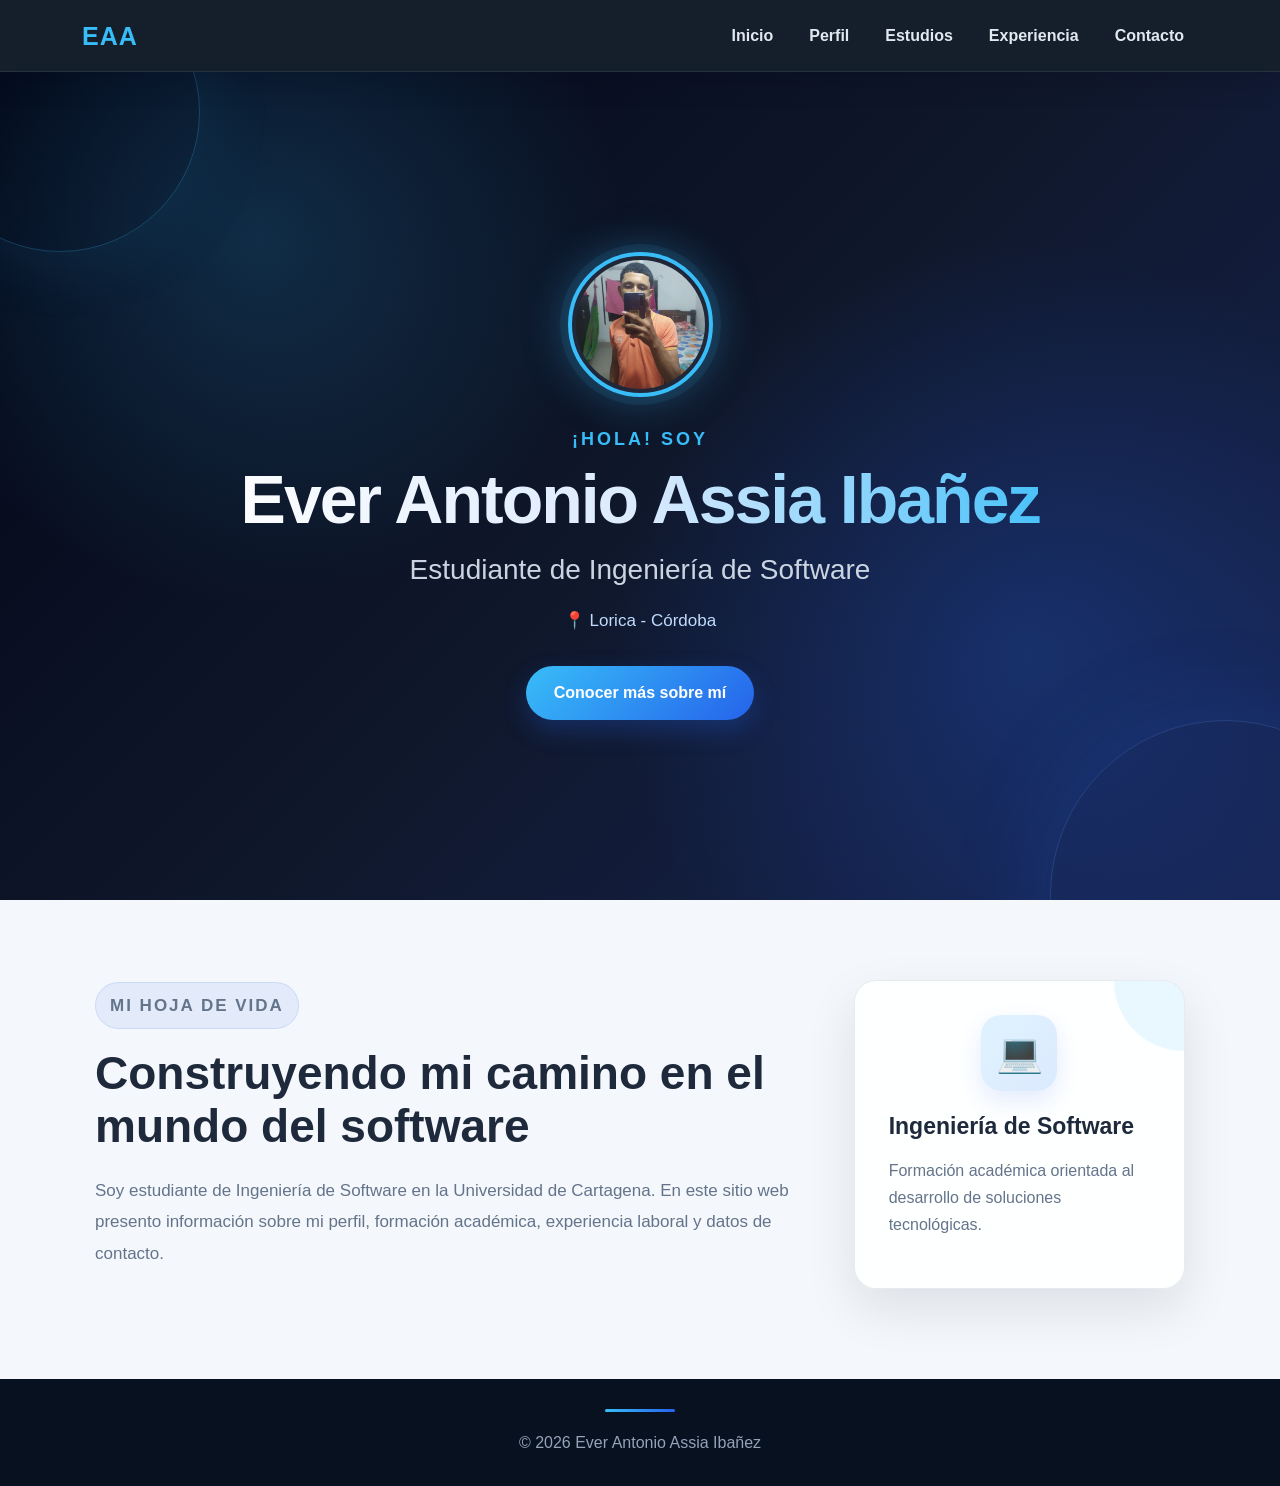
<file: index.html>
<!DOCTYPE html><html lang="es"><head><meta charset="UTF-8"><meta name="viewport" content="width=device-width, initial-scale=1.0"><title>Ever Antonio Assia Ibañez | Hoja de Vida</title><link href="https://cdn.jsdelivr.net/npm/bootstrap@5.3.3/dist/css/bootstrap.min.css" rel="stylesheet"><link rel="stylesheet" href="style.css"></head><body><nav class="navbar navbar-expand-lg navbar-dark"><div class="container"><a class="navbar-brand" href="index.html">EAA</a><button class="navbar-toggler" type="button" data-bs-toggle="collapse" data-bs-target="#menuPrincipal"><span class="navbar-toggler-icon"></span></button><div class="collapse navbar-collapse" id="menuPrincipal"><div class="navbar-nav ms-auto"><a class="nav-link" href="index.html">Inicio</a><a class="nav-link" href="perfil.html">Perfil</a><a class="nav-link" href="estudios.html">Estudios</a><a class="nav-link" href="experiencia.html">Experiencia</a><a class="nav-link" href="contacto.html">Contacto</a></div></div></div></nav><header class="hero"><div class="hero-contenido"><img src="img/Ever.jpeg" class="foto-perfil" alt="Fotografía de Ever Antonio Assia Ibañez"><p class="saludo">¡Hola! Soy</p><h1>Ever Antonio Assia Ibañez</h1><h2>Estudiante de Ingeniería de Software</h2><p class="ubicacion">📍 Lorica - Córdoba</p><a href="perfil.html" class="boton">Conocer más sobre mí</a></div></header><main><section class="bienvenida"><div class="row g-5 align-items-center"><div class="col-lg-8 texto-bienvenida"><p class="etiqueta">MI HOJA DE VIDA</p><h2>Construyendo mi camino en el mundo del software</h2><p>Soy estudiante de Ingeniería de Software en la Universidad de Cartagena. En este sitio web presento información sobre mi perfil, formación académica, experiencia laboral y datos de contacto.</p></div><div class="col-lg-4"><div class="tarjeta"><div class="icono">💻</div><h3>Ingeniería de Software</h3><p>Formación académica orientada al desarrollo de soluciones tecnológicas.</p></div></div></div></section></main><footer><p class="mb-0">© 2026 Ever Antonio Assia Ibañez</p></footer><script src="https://code.jquery.com/jquery-3.7.1.min.js"></script><script src="https://cdn.jsdelivr.net/npm/bootstrap@5.3.3/dist/js/bootstrap.bundle.min.js"></script><script src="script.js"></script></body></html>
</file>
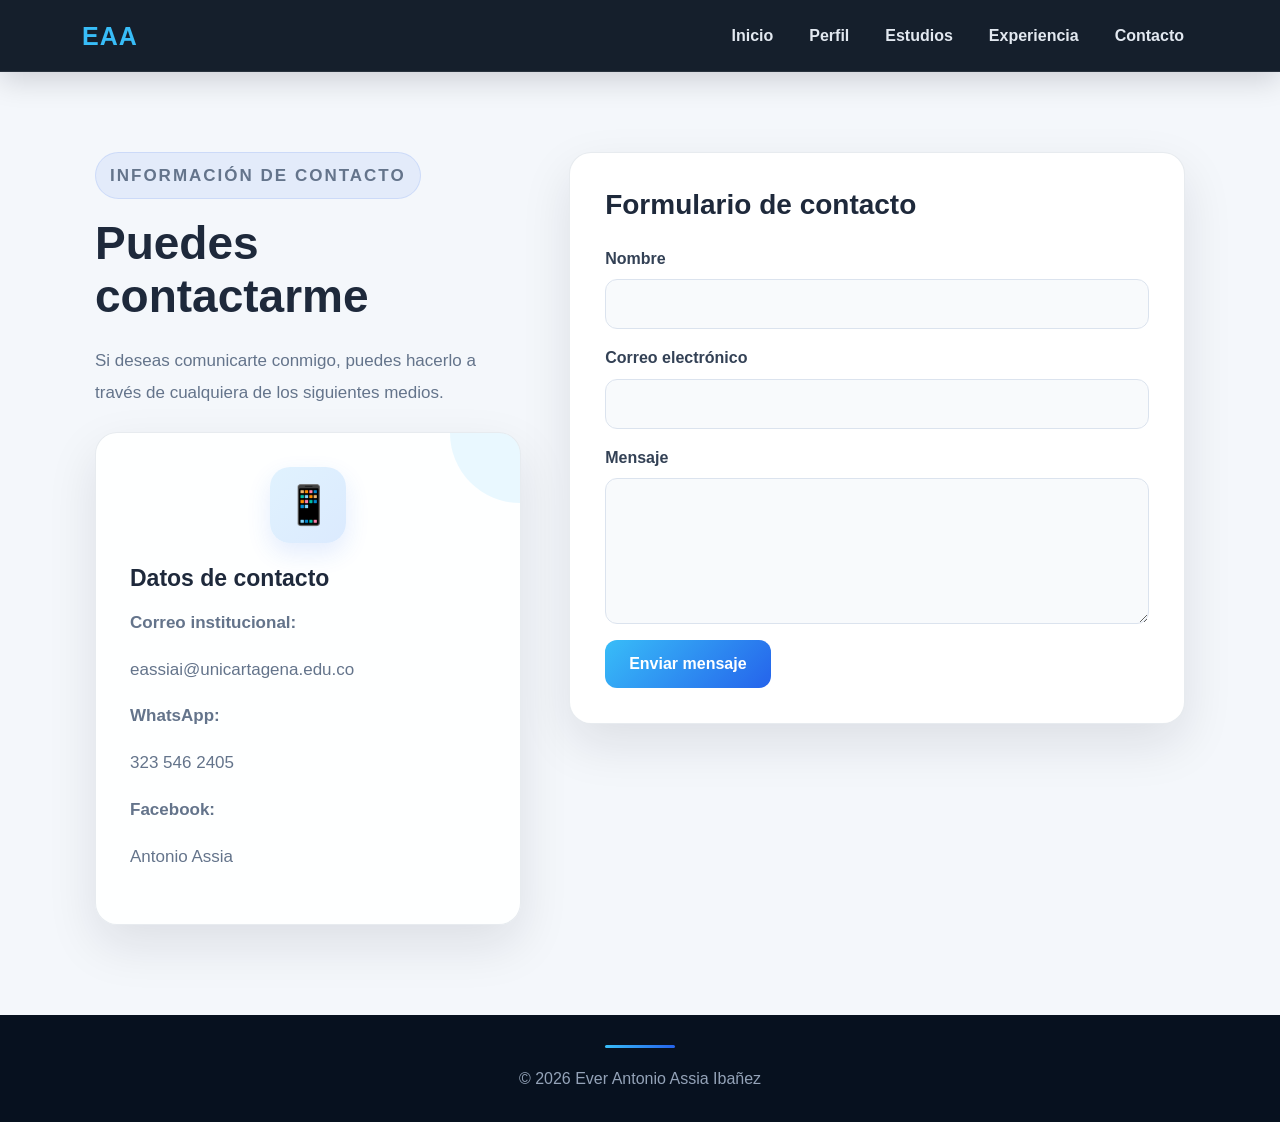
<file: contacto.html>
<!DOCTYPE html><html lang="es"><head><meta charset="UTF-8"><meta name="viewport" content="width=device-width, initial-scale=1.0"><title>Contacto | Ever Antonio Assia Ibañez</title><link href="https://cdn.jsdelivr.net/npm/bootstrap@5.3.3/dist/css/bootstrap.min.css" rel="stylesheet"><link rel="stylesheet" href="style.css"></head><body><nav class="navbar navbar-expand-lg navbar-dark"><div class="container"><a class="navbar-brand" href="index.html">EAA</a><button class="navbar-toggler" type="button" data-bs-toggle="collapse" data-bs-target="#menuPrincipal"><span class="navbar-toggler-icon"></span></button><div class="collapse navbar-collapse" id="menuPrincipal"><div class="navbar-nav ms-auto"><a class="nav-link" href="index.html">Inicio</a><a class="nav-link" href="perfil.html">Perfil</a><a class="nav-link" href="estudios.html">Estudios</a><a class="nav-link" href="experiencia.html">Experiencia</a><a class="nav-link" href="contacto.html">Contacto</a></div></div></div></nav><main><section class="bienvenida"><div class="row g-5"><div class="col-lg-5 texto-bienvenida"><p class="etiqueta">INFORMACIÓN DE CONTACTO</p><h2>Puedes contactarme</h2><p>Si deseas comunicarte conmigo, puedes hacerlo a través de cualquiera de los siguientes medios.</p><div class="tarjeta mt-4"><div class="icono">📱</div><h3>Datos de contacto</h3><p><strong>Correo institucional:</strong></p><p>eassiai@unicartagena.edu.co</p><p><strong>WhatsApp:</strong></p><p>323 546 2405</p><p><strong>Facebook:</strong></p><p>Antonio Assia</p></div></div><div class="col-lg-7"><div class="formulario-contacto"><h3 class="mb-4">Formulario de contacto</h3><form id="formularioContacto"><div class="mb-3"><label for="nombre" class="form-label">Nombre</label><input id="nombre" class="form-control" type="text"></div><div class="mb-3"><label for="correo" class="form-label">Correo electrónico</label><input id="correo" class="form-control" type="email"></div><div class="mb-3"><label for="mensaje" class="form-label">Mensaje</label><textarea id="mensaje" class="form-control" rows="5"></textarea></div><div id="mensajeValidacion" class="alert d-none"></div><button class="btn btn-enviar px-4" type="submit">Enviar mensaje</button></form></div></div></div></section></main><footer><p class="mb-0">© 2026 Ever Antonio Assia Ibañez</p></footer><script src="https://code.jquery.com/jquery-3.7.1.min.js"></script><script src="https://cdn.jsdelivr.net/npm/bootstrap@5.3.3/dist/js/bootstrap.bundle.min.js"></script><script src="script.js"></script></body></html>
</file>
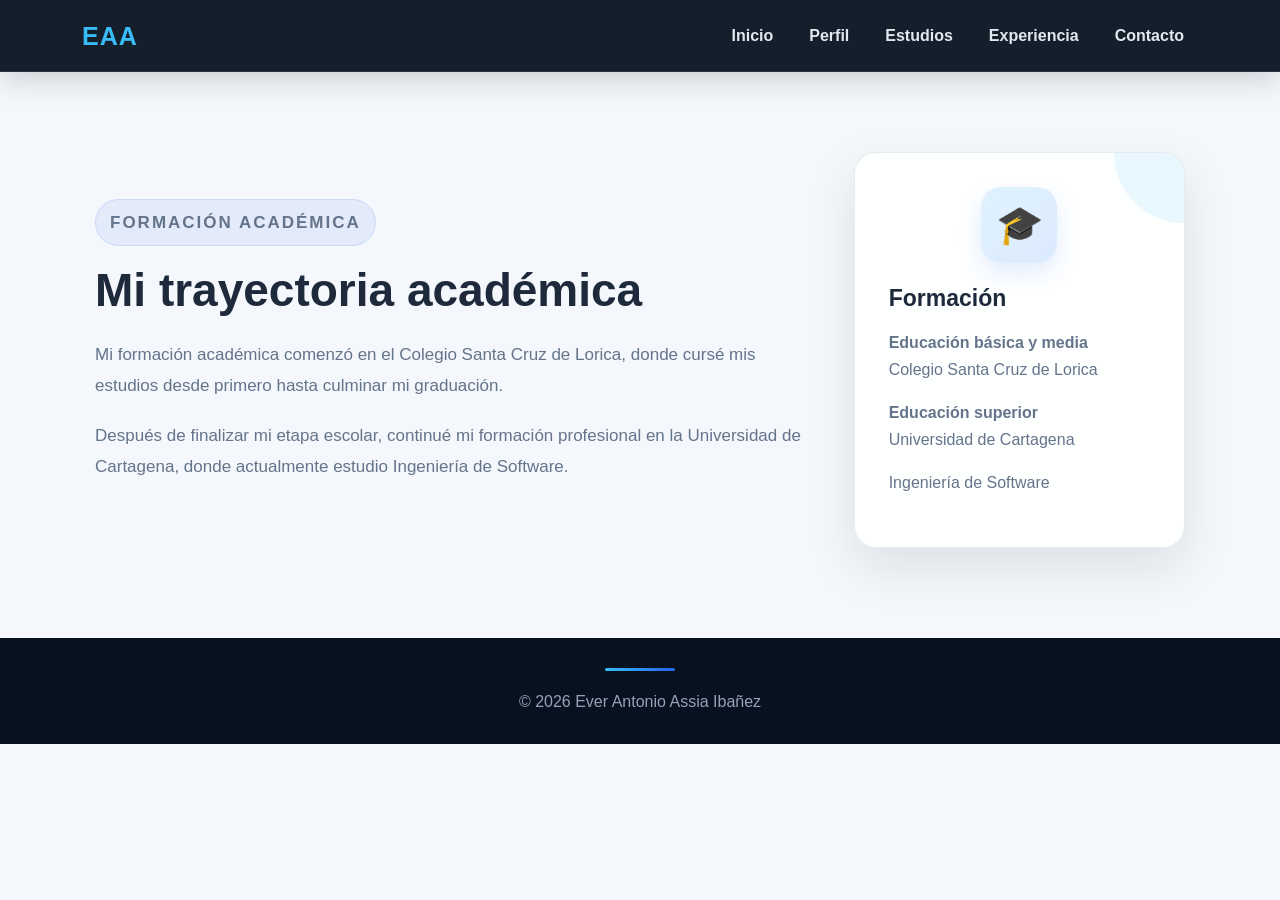
<file: estudios.html>
<!DOCTYPE html><html lang="es"><head><meta charset="UTF-8"><meta name="viewport" content="width=device-width, initial-scale=1.0"><title>Estudios | Ever Antonio Assia Ibañez</title><link href="https://cdn.jsdelivr.net/npm/bootstrap@5.3.3/dist/css/bootstrap.min.css" rel="stylesheet"><link rel="stylesheet" href="style.css"></head><body><nav class="navbar navbar-expand-lg navbar-dark"><div class="container"><a class="navbar-brand" href="index.html">EAA</a><button class="navbar-toggler" type="button" data-bs-toggle="collapse" data-bs-target="#menuPrincipal"><span class="navbar-toggler-icon"></span></button><div class="collapse navbar-collapse" id="menuPrincipal"><div class="navbar-nav ms-auto"><a class="nav-link" href="index.html">Inicio</a><a class="nav-link" href="perfil.html">Perfil</a><a class="nav-link" href="estudios.html">Estudios</a><a class="nav-link" href="experiencia.html">Experiencia</a><a class="nav-link" href="contacto.html">Contacto</a></div></div></div></nav><main><section class="bienvenida"><div class="row g-5 align-items-center"><div class="col-lg-8 texto-bienvenida"><p class="etiqueta">FORMACIÓN ACADÉMICA</p><h2>Mi trayectoria académica</h2><p>Mi formación académica comenzó en el Colegio Santa Cruz de Lorica, donde cursé mis estudios desde primero hasta culminar mi graduación.</p><p>Después de finalizar mi etapa escolar, continué mi formación profesional en la Universidad de Cartagena, donde actualmente estudio Ingeniería de Software.</p></div><div class="col-lg-4"><div class="tarjeta"><div class="icono">🎓</div><h3>Formación</h3><p><strong>Educación básica y media</strong><br>Colegio Santa Cruz de Lorica</p><p><strong>Educación superior</strong><br>Universidad de Cartagena</p><p>Ingeniería de Software</p></div></div></div></section></main><footer><p class="mb-0">© 2026 Ever Antonio Assia Ibañez</p></footer><script src="https://code.jquery.com/jquery-3.7.1.min.js"></script><script src="https://cdn.jsdelivr.net/npm/bootstrap@5.3.3/dist/js/bootstrap.bundle.min.js"></script><script src="script.js"></script></body></html>
</file>
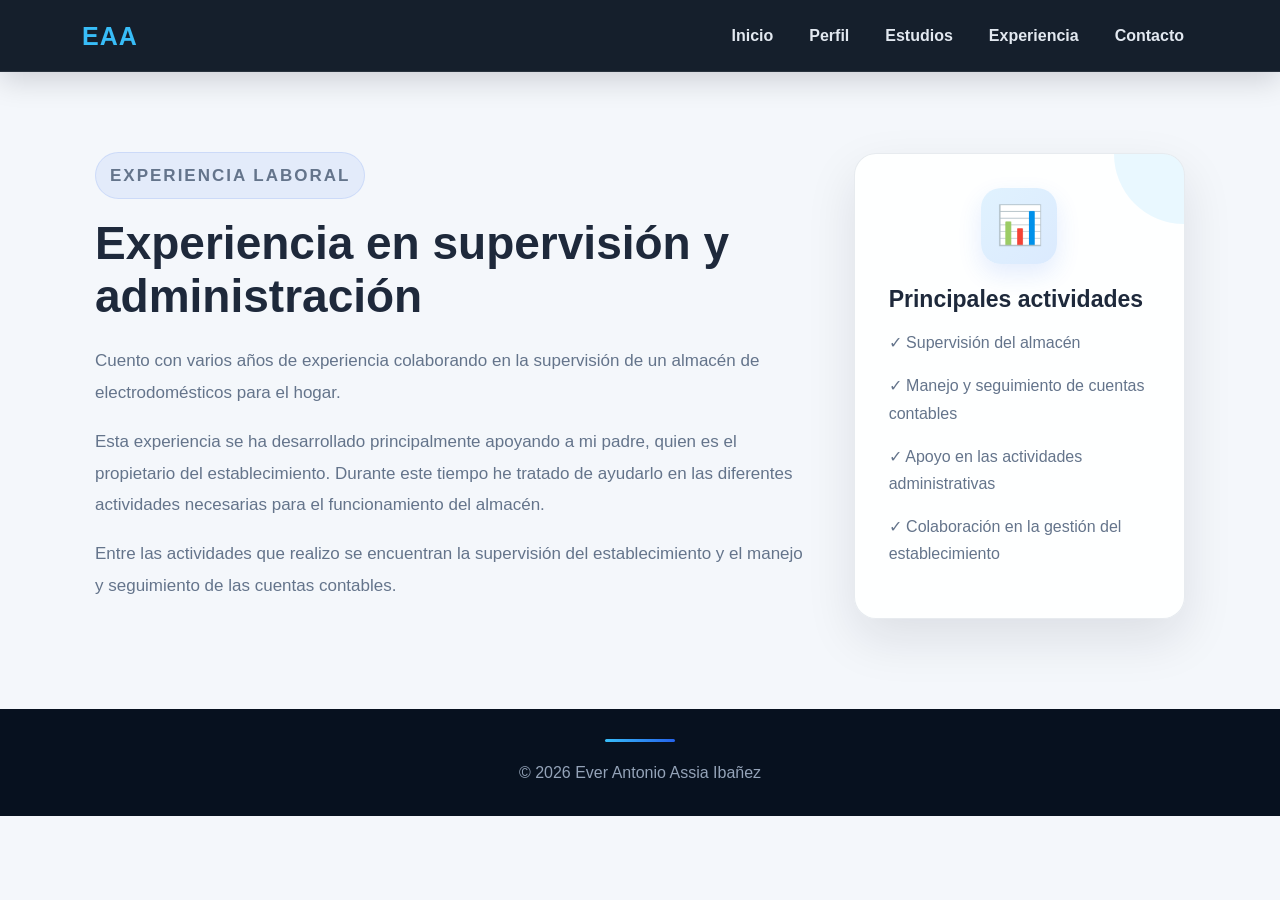
<file: experiencia.html>
<!DOCTYPE html><html lang="es"><head><meta charset="UTF-8"><meta name="viewport" content="width=device-width, initial-scale=1.0"><title>Experiencia | Ever Antonio Assia Ibañez</title><link href="https://cdn.jsdelivr.net/npm/bootstrap@5.3.3/dist/css/bootstrap.min.css" rel="stylesheet"><link rel="stylesheet" href="style.css"></head><body><nav class="navbar navbar-expand-lg navbar-dark"><div class="container"><a class="navbar-brand" href="index.html">EAA</a><button class="navbar-toggler" type="button" data-bs-toggle="collapse" data-bs-target="#menuPrincipal"><span class="navbar-toggler-icon"></span></button><div class="collapse navbar-collapse" id="menuPrincipal"><div class="navbar-nav ms-auto"><a class="nav-link" href="index.html">Inicio</a><a class="nav-link" href="perfil.html">Perfil</a><a class="nav-link" href="estudios.html">Estudios</a><a class="nav-link" href="experiencia.html">Experiencia</a><a class="nav-link" href="contacto.html">Contacto</a></div></div></div></nav><main><section class="bienvenida"><div class="row g-5 align-items-center"><div class="col-lg-8 texto-bienvenida"><p class="etiqueta">EXPERIENCIA LABORAL</p><h2>Experiencia en supervisión y administración</h2><p>Cuento con varios años de experiencia colaborando en la supervisión de un almacén de electrodomésticos para el hogar.</p><p>Esta experiencia se ha desarrollado principalmente apoyando a mi padre, quien es el propietario del establecimiento. Durante este tiempo he tratado de ayudarlo en las diferentes actividades necesarias para el funcionamiento del almacén.</p><p>Entre las actividades que realizo se encuentran la supervisión del establecimiento y el manejo y seguimiento de las cuentas contables.</p></div><div class="col-lg-4"><div class="tarjeta"><div class="icono">📊</div><h3>Principales actividades</h3><p>✓ Supervisión del almacén</p><p>✓ Manejo y seguimiento de cuentas contables</p><p>✓ Apoyo en las actividades administrativas</p><p>✓ Colaboración en la gestión del establecimiento</p></div></div></div></section></main><footer><p class="mb-0">© 2026 Ever Antonio Assia Ibañez</p></footer><script src="https://code.jquery.com/jquery-3.7.1.min.js"></script><script src="https://cdn.jsdelivr.net/npm/bootstrap@5.3.3/dist/js/bootstrap.bundle.min.js"></script><script src="script.js"></script></body></html>
</file>
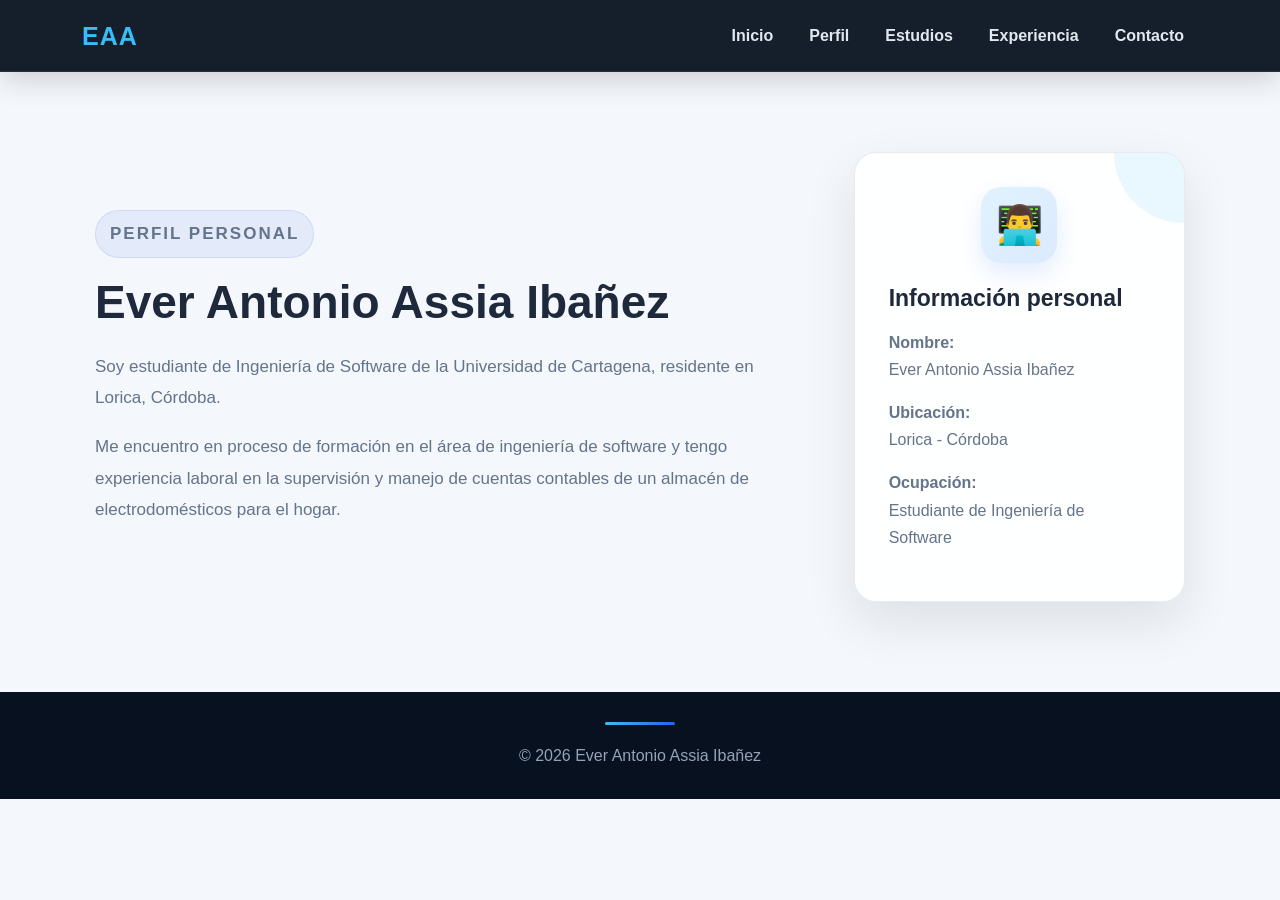
<file: perfil.html>
<!DOCTYPE html><html lang="es"><head><meta charset="UTF-8"><meta name="viewport" content="width=device-width, initial-scale=1.0"><title>Perfil | Ever Antonio Assia Ibañez</title><link href="https://cdn.jsdelivr.net/npm/bootstrap@5.3.3/dist/css/bootstrap.min.css" rel="stylesheet"><link rel="stylesheet" href="style.css"></head><body><nav class="navbar navbar-expand-lg navbar-dark"><div class="container"><a class="navbar-brand" href="index.html">EAA</a><button class="navbar-toggler" type="button" data-bs-toggle="collapse" data-bs-target="#menuPrincipal"><span class="navbar-toggler-icon"></span></button><div class="collapse navbar-collapse" id="menuPrincipal"><div class="navbar-nav ms-auto"><a class="nav-link" href="index.html">Inicio</a><a class="nav-link" href="perfil.html">Perfil</a><a class="nav-link" href="estudios.html">Estudios</a><a class="nav-link" href="experiencia.html">Experiencia</a><a class="nav-link" href="contacto.html">Contacto</a></div></div></div></nav><main><section class="bienvenida"><div class="row g-5 align-items-center"><div class="col-lg-8 texto-bienvenida"><p class="etiqueta">PERFIL PERSONAL</p><h2>Ever Antonio Assia Ibañez</h2><p>Soy estudiante de Ingeniería de Software de la Universidad de Cartagena, residente en Lorica, Córdoba.</p><p>Me encuentro en proceso de formación en el área de ingeniería de software y tengo experiencia laboral en la supervisión y manejo de cuentas contables de un almacén de electrodomésticos para el hogar.</p></div><div class="col-lg-4"><div class="tarjeta"><div class="icono">👨‍💻</div><h3>Información personal</h3><p><strong>Nombre:</strong><br>Ever Antonio Assia Ibañez</p><p><strong>Ubicación:</strong><br>Lorica - Córdoba</p><p><strong>Ocupación:</strong><br>Estudiante de Ingeniería de Software</p></div></div></div></section></main><footer><p class="mb-0">© 2026 Ever Antonio Assia Ibañez</p></footer><script src="https://code.jquery.com/jquery-3.7.1.min.js"></script><script src="https://cdn.jsdelivr.net/npm/bootstrap@5.3.3/dist/js/bootstrap.bundle.min.js"></script><script src="script.js"></script></body></html>
</file>
<file: style.css>
/* =========================================================
   HOJA DE VIDA - EVER ANTONIO ASSIA IBAÑEZ
   ESTILOS PRINCIPALES - UNIDAD 2
========================================================= */


/* =========================
   VARIABLES
========================= */

:root {
    --azul-oscuro: #07111f;
    --azul: #2563eb;
    --azul-claro: #38bdf8;
    --azul-suave: #dbeafe;

    --blanco: #ffffff;

    --gris-fondo: #f4f7fb;
    --gris-texto: #64748b;
    --gris-oscuro: #1e293b;

    --borde: rgba(148, 163, 184, 0.22);

    --sombra:
        0 20px 50px rgba(15, 23, 42, 0.10);

    --radio: 22px;
}


/* =========================
   CONFIGURACIÓN GENERAL
========================= */

* {
    margin: 0;
    padding: 0;
    box-sizing: border-box;
}

html {
    scroll-behavior: smooth;
}

body {
    font-family: "Segoe UI", Arial, Helvetica, sans-serif;

    background-color: var(--gris-fondo);

    color: var(--gris-oscuro);

    line-height: 1.6;

    overflow-x: hidden;
}


/* Selección de texto */

::selection {
    background-color: var(--azul-claro);

    color: var(--azul-oscuro);
}


/* Barra de desplazamiento */

::-webkit-scrollbar {
    width: 9px;
}

::-webkit-scrollbar-track {
    background-color: #e2e8f0;
}

::-webkit-scrollbar-thumb {
    background: linear-gradient(
        var(--azul),
        var(--azul-claro)
    );

    border-radius: 20px;
}


/* =========================
   BARRA DE NAVEGACIÓN
   BOOTSTRAP + CSS
========================= */

.navbar {
    min-height: 72px;

    background-color: rgba(7, 17, 31, 0.94) !important;

    backdrop-filter: blur(14px);

    border-bottom:
        1px solid rgba(255, 255, 255, 0.08);

    box-shadow:
        0 8px 30px rgba(2, 6, 23, 0.16);

    position: sticky;

    top: 0;

    z-index: 1000;
}


/* Logo */

.navbar-brand {
    color: var(--azul-claro) !important;

    font-size: 25px;

    font-weight: 800;

    letter-spacing: 1px;

    transition: 0.3s ease;
}

.navbar-brand:hover {
    transform: translateY(-2px);

    text-shadow:
        0 0 18px rgba(56, 189, 248, 0.7);
}


/* Menú */

.navbar-nav {
    gap: 8px;
}

.nav-link {
    position: relative;

    color: #e2e8f0 !important;

    font-weight: 600;

    padding: 10px 14px !important;

    border-radius: 10px;

    transition: 0.3s ease;
}


/* Línea debajo del enlace */

.nav-link::after {
    content: "";

    position: absolute;

    left: 14px;
    right: 14px;

    bottom: 4px;

    height: 2px;

    background-color: var(--azul-claro);

    transform: scaleX(0);

    transition: 0.3s ease;
}

.nav-link:hover {
    color: var(--azul-claro) !important;

    background-color:
        rgba(56, 189, 248, 0.08);
}

.nav-link:hover::after {
    transform: scaleX(1);
}


/* =========================
   SECCIÓN HERO
========================= */

.hero {
    min-height: calc(100vh - 72px);

    position: relative;

    display: flex;

    align-items: center;

    justify-content: center;

    text-align: center;

    overflow: hidden;

    background:
        radial-gradient(
            circle at 20% 20%,
            rgba(56, 189, 248, 0.18),
            transparent 30%
        ),

        radial-gradient(
            circle at 80% 70%,
            rgba(37, 99, 235, 0.25),
            transparent 35%
        ),

        linear-gradient(
            135deg,
            #020617,
            #0f172a,
            #172554
        );

    color: white;

    padding: 80px 20px;
}


/* Círculos decorativos */

.hero::before {
    content: "";

    position: absolute;

    width: 280px;

    height: 280px;

    top: -100px;

    left: -80px;

    border-radius: 50%;

    border:
        1px solid rgba(56, 189, 248, 0.25);

    box-shadow:
        0 0 80px rgba(56, 189, 248, 0.12);
}

.hero::after {
    content: "";

    position: absolute;

    width: 350px;

    height: 350px;

    right: -120px;

    bottom: -170px;

    border-radius: 50%;

    border:
        1px solid rgba(96, 165, 250, 0.20);

    box-shadow:
        0 0 100px rgba(37, 99, 235, 0.18);
}


/* Contenido */

.hero-contenido {
    position: relative;

    z-index: 2;

    width: min(900px, 100%);
}


/* =========================
   FOTO DE PERFIL
========================= */

.foto-perfil {
    width: 145px !important;

    height: 145px !important;

    object-fit: cover;

    border-radius: 50%;

    border: 4px solid var(--azul-claro);

    padding: 4px;

    background-color:
        rgba(255, 255, 255, 0.08);

    box-shadow:
        0 0 0 8px rgba(56, 189, 248, 0.08),
        0 0 45px rgba(56, 189, 248, 0.38);

    margin: 0 auto 28px;

    display: block;

    transition: 0.45s ease;
}

.foto-perfil:hover {
    transform: scale(1.06) rotate(2deg);

    box-shadow:
        0 0 0 10px rgba(56, 189, 248, 0.10),
        0 0 65px rgba(56, 189, 248, 0.55);
}


/* =========================
   TEXTOS DEL HERO
========================= */

.saludo {
    color: var(--azul-claro);

    font-size: 18px;

    font-weight: 700;

    letter-spacing: 3px;

    text-transform: uppercase;

    margin-bottom: 10px;
}

.hero h1 {
    font-size: clamp(38px, 6vw, 68px);

    line-height: 1.05;

    font-weight: 800;

    letter-spacing: -2px;

    margin-bottom: 18px;

    background:
        linear-gradient(
            90deg,
            #ffffff,
            #dbeafe,
            #38bdf8
        );

    -webkit-background-clip: text;

    background-clip: text;

    color: transparent;
}

.hero h2 {
    font-size: clamp(19px, 3vw, 28px);

    font-weight: 400;

    color: #cbd5e1;

    margin-bottom: 20px;
}

.ubicacion {
    color: #bfdbfe;

    font-size: 17px;

    margin-bottom: 32px;
}


/* =========================
   BOTÓN PRINCIPAL
========================= */

.boton {
    display: inline-flex;

    align-items: center;

    justify-content: center;

    padding: 14px 28px;

    background:
        linear-gradient(
            135deg,
            var(--azul-claro),
            var(--azul)
        );

    color: white;

    text-decoration: none;

    border-radius: 50px;

    font-weight: 700;

    box-shadow:
        0 10px 25px rgba(37, 99, 235, 0.28);

    transition: 0.3s ease;
}

.boton:hover {
    color: white;

    transform: translateY(-4px);

    box-shadow:
        0 16px 35px rgba(37, 99, 235, 0.40);
}


/* =========================
   CONTENIDO PRINCIPAL
========================= */

.bienvenida {
    max-width: 1150px;

    margin: 80px auto;

    padding: 0 30px;
}


/* Etiqueta */

.etiqueta {
    display: inline-block;

    color: var(--azul);

    background-color:
        rgba(37, 99, 235, 0.08);

    border:
        1px solid rgba(37, 99, 235, 0.12);

    border-radius: 50px;

    padding: 7px 14px;

    font-size: 13px;

    font-weight: 800;

    letter-spacing: 2px;

    margin-bottom: 18px;
}


/* Título */

.texto-bienvenida h2 {
    font-size: clamp(30px, 4vw, 46px);

    line-height: 1.15;

    font-weight: 800;

    color: var(--gris-oscuro);

    margin-bottom: 22px;
}


/* Párrafos */

.texto-bienvenida p {
    color: var(--gris-texto);

    font-size: 17px;

    line-height: 1.85;

    margin-bottom: 18px;
}


/* =========================
   TARJETAS
========================= */

.tarjeta {
    position: relative;

    background-color:
        rgba(255, 255, 255, 0.90);

    border:
        1px solid var(--borde);

    border-radius: var(--radio);

    box-shadow: var(--sombra);

    padding: 34px;

    overflow: hidden;

    transition:
        transform 0.35s ease,
        box-shadow 0.35s ease;
}

.tarjeta::before {
    content: "";

    position: absolute;

    width: 140px;

    height: 140px;

    top: -70px;

    right: -70px;

    border-radius: 50%;

    background-color:
        rgba(56, 189, 248, 0.10);
}

.tarjeta:hover {
    transform: translateY(-8px);

    box-shadow:
        0 25px 60px rgba(15, 23, 42, 0.14);
}


/* Icono */

.icono {
    width: 76px;

    height: 76px;

    display: flex;

    align-items: center;

    justify-content: center;

    margin: 0 auto 22px;

    border-radius: 20px;

    background:
        linear-gradient(
            135deg,
            #e0f2fe,
            #dbeafe
        );

    font-size: 38px;

    box-shadow:
        0 10px 25px rgba(37, 99, 235, 0.12);

    transition: 0.3s ease;
}

.tarjeta:hover .icono {
    transform:
        scale(1.08)
        rotate(3deg);
}


/* Título de tarjeta */

.tarjeta h3 {
    color: var(--gris-oscuro);

    font-size: 23px;

    font-weight: 800;

    margin-bottom: 16px;
}

.tarjeta p {
    color: var(--gris-texto);

    line-height: 1.7;
}


/* =========================
   FORMULARIO
========================= */

.formulario-contacto {
    background-color: white;

    border:
        1px solid var(--borde);

    border-radius: var(--radio);

    box-shadow: var(--sombra);

    padding: 35px;
}

.formulario-contacto h3 {
    color: var(--gris-oscuro);

    font-weight: 800;
}

.form-label {
    color: #334155;

    font-weight: 700;
}

.form-control {
    min-height: 48px;

    border:
        1px solid #dbe3ee;

    border-radius: 12px;

    padding: 12px 15px;

    background-color: #f8fafc;

    transition: 0.25s ease;
}

.form-control:focus {
    background-color: white;

    border-color: var(--azul-claro);

    box-shadow:
        0 0 0 4px
        rgba(56, 189, 248, 0.12);
}

textarea.form-control {
    min-height: 130px;

    resize: vertical;
}


/* Botón formulario */

.btn-enviar {
    border: none !important;

    border-radius: 12px !important;

    padding: 12px 24px !important;

    background:
        linear-gradient(
            135deg,
            var(--azul-claro),
            var(--azul)
        ) !important;

    color: white !important;

    font-weight: 700 !important;

    transition: 0.3s ease;
}

.btn-enviar:hover {
    transform: translateY(-3px);

    box-shadow:
        0 12px 25px
        rgba(37, 99, 235, 0.25);
}


/* =========================
   PIE DE PÁGINA
========================= */

footer {
    background-color: var(--azul-oscuro);

    color: #94a3b8;

    text-align: center;

    padding: 30px 20px;

    margin-top: 90px;
}

footer::before {
    content: "";

    display: block;

    width: 70px;

    height: 3px;

    margin: 0 auto 18px;

    border-radius: 20px;

    background:
        linear-gradient(
            90deg,
            var(--azul-claro),
            var(--azul)
        );
}

footer p {
    margin: 0;
}


/* =========================
   ANIMACIONES
========================= */

.pulse {
    animation:
        pulseGlow 2.5s infinite;
}

@keyframes pulseGlow {

    0%,
    100% {
        box-shadow:
            0 0 0 8px
            rgba(56, 189, 248, 0.08),
            0 0 35px
            rgba(56, 189, 248, 0.30);
    }

    50% {
        box-shadow:
            0 0 0 12px
            rgba(56, 189, 248, 0.04),
            0 0 55px
            rgba(56, 189, 248, 0.50);
    }
}


/* =========================
   DISEÑO PARA CELULAR
========================= */

@media (max-width: 768px) {

    .navbar {
        min-height: 65px;
    }

    .navbar-nav {
        padding-top: 12px;
    }

    .nav-link {
        text-align: center;
    }

    .hero {
        min-height:
            calc(100vh - 65px);

        padding: 70px 20px;
    }

    .foto-perfil {
        width: 120px !important;

        height: 120px !important;
    }

    .hero h1 {
        letter-spacing: -1px;
    }

    .bienvenida {
        margin: 55px auto;

        padding: 0 20px;
    }

    .tarjeta,
    .formulario-contacto {
        padding: 26px;
    }
}


/* =========================
   REDUCIR ANIMACIONES
   PARA USUARIOS QUE LO PREFIEREN
========================= */

@media (prefers-reduced-motion: reduce) {

    html {
        scroll-behavior: auto;
    }

    *,
    *::before,
    *::after {
        animation-duration: 0.01ms !important;

        transition-duration: 0.01ms !important;
    }
}
</file>
